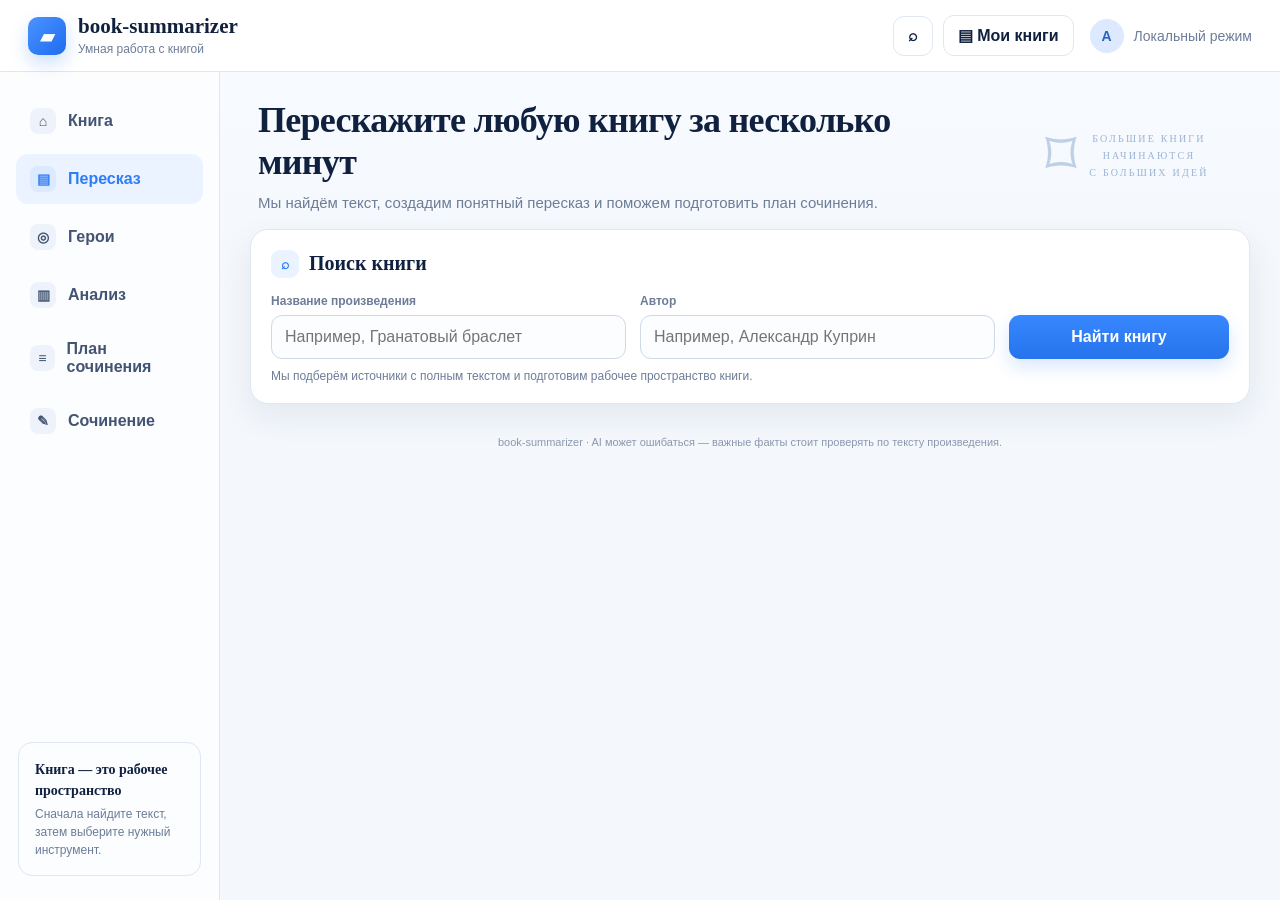
<file: static/index.html>
<!doctype html>
<html lang="ru">
<head>
  <meta charset="utf-8">
  <meta name="viewport" content="width=device-width,initial-scale=1">
  <meta name="description" content="AI-сервис для краткого пересказа книг, анализа произведений и подготовки плана сочинения.">
  <title>book-summarizer — умная работа с книгой</title>
  <link rel="stylesheet" href="/static/styles.css">
</head>
<body>
  <header class="topbar">
    <div class="brand">
      <div class="brand-mark">▰</div>
      <div>
        <div class="brand-title">book-summarizer</div>
        <div class="brand-subtitle">Умная работа с книгой</div>
      </div>
    </div>
    <div class="top-actions">
      <button class="icon-btn" type="button" aria-label="Поиск">⌕</button>
      <button class="ghost-btn" type="button">▤ Мои книги</button>
      <div class="profile"><div class="avatar">A</div><span>Локальный режим</span></div>
    </div>
  </header>

  <div class="app-shell">
    <aside class="sidebar">
      <nav class="nav">
        <button class="nav-item" data-target="book" type="button"><span class="nav-icon">⌂</span><span>Книга</span></button>
        <button class="nav-item active" data-target="summary" type="button"><span class="nav-icon">▤</span><span>Пересказ</span></button>
        <button class="nav-item" data-target="heroes" type="button"><span class="nav-icon">◎</span><span>Герои</span></button>
        <button class="nav-item" data-target="analysis" type="button"><span class="nav-icon">▥</span><span>Анализ</span></button>
        <button class="nav-item" data-target="plan" type="button"><span class="nav-icon">≡</span><span>План сочинения</span></button>
        <button class="nav-item" data-target="essay" type="button"><span class="nav-icon">✎</span><span>Сочинение</span></button>
      </nav>
      <div class="sidebar-note"><strong>Книга — это рабочее пространство</strong>Сначала найдите текст, затем выберите нужный инструмент.</div>
    </aside>

    <main class="main">
      <section class="hero">
        <div>
          <h1>Перескажите любую книгу за несколько минут</h1>
          <p>Мы найдём текст, создадим понятный пересказ и поможем подготовить план сочинения.</p>
        </div>
        <div class="hero-art"><div class="book-glyph">⌑</div><small>БОЛЬШИЕ КНИГИ<br>НАЧИНАЮТСЯ<br>С БОЛЬШИХ ИДЕЙ</small></div>
      </section>

      <section class="card section" id="searchSection">
        <h2 class="section-title"><span class="dot-icon">⌕</span>Поиск книги</h2>
        <div class="search-grid">
          <div class="field"><label for="bookTitle">Название произведения</label><input id="bookTitle" placeholder="Например, Гранатовый браслет"></div>
          <div class="field"><label for="bookAuthor">Автор</label><input id="bookAuthor" placeholder="Например, Александр Куприн"></div>
          <button class="primary-btn" id="searchBtn" type="button">Найти книгу</button>
        </div>
        <p class="helper">Мы подберём источники с полным текстом и подготовим рабочее пространство книги.</p>
        <div id="searchState" class="state-box hidden"></div>
      </section>

      <section class="card section hidden" id="sourcesSection">
        <h2 class="section-title"><span class="dot-icon">▤</span>Выберите источник</h2>
        <div class="sources-grid" id="sourcesGrid"></div>
      </section>

      <section class="card section hidden" id="depthSection">
        <h2 class="section-title"><span class="dot-icon">≡</span>Выберите глубину пересказа</h2>
        <div class="depth-grid">
          <button class="depth-card" data-depth="very_short" type="button"><span class="depth-tick">✓</span><span class="depth-name">Очень кратко</span><span class="depth-hint">1–2 минуты чтения</span></button>
          <button class="depth-card selected" data-depth="short" type="button"><span class="depth-tick">✓</span><span class="depth-name">Кратко</span><span class="depth-hint">Только основные события</span></button>
          <button class="depth-card" data-depth="medium" type="button"><span class="depth-tick">✓</span><span class="depth-name">Средне</span><span class="depth-hint">Сюжет и герои</span></button>
          <button class="depth-card" data-depth="detailed" type="button"><span class="depth-tick">✓</span><span class="depth-name">Подробно</span><span class="depth-hint">Больше деталей</span></button>
          <button class="depth-card" data-depth="deep" type="button"><span class="depth-tick">✓</span><span class="depth-name">Глубоко</span><span class="depth-hint">Сюжет + анализ</span></button>
        </div>
        <div class="generate-row"><button class="primary-btn" id="generateBtn" type="button" disabled>Создать пересказ</button></div>
      </section>

      <section class="card book-card hidden" id="workspaceSection">
        <div class="book-head">
          <div class="cover" aria-hidden="true"></div>
          <div class="book-meta"><h2 id="bookResultTitle">Книга</h2><p id="bookResultMeta">Пересказ</p></div>
          <div class="book-actions">
            <button class="small-btn" id="copyBtn" type="button">Скопировать</button>
            <button class="small-btn" id="shorterBtn" type="button">Сделать короче</button>
            <button class="small-btn" id="longerBtn" type="button">Сделать подробнее</button>
          </div>
        </div>

        <div class="tabs">
          <button class="tab active" data-tab="summary" type="button">Пересказ</button>
          <button class="tab" data-tab="heroes" type="button">Герои</button>
          <button class="tab" data-tab="analysis" type="button">Анализ</button>
          <button class="tab" data-tab="plan" type="button">План сочинения</button>
          <button class="tab" data-tab="essay" type="button">Сочинение</button>
        </div>

        <div class="tab-panel" id="panel-summary">
          <div id="summaryState" class="state-box hidden"></div>
          <div class="summary-text" id="summaryText"></div>
        </div>
        <div class="tab-panel hidden" id="panel-heroes"><div class="empty-panel"><strong>Герои</strong>Интерфейс раздела уже предусмотрен. Генерацию карточек героев подключим следующим этапом.</div></div>
        <div class="tab-panel hidden" id="panel-analysis"><div class="empty-panel"><strong>Анализ произведения</strong>Здесь можно будет разместить темы, идеи, конфликт, символы и авторский замысел.</div></div>
        <div class="tab-panel hidden" id="panel-plan"><div class="empty-panel"><strong>План ещё не создан</strong>Введите тему ниже и нажмите «Составить план».</div></div>
        <div class="tab-panel hidden" id="panel-essay"><div class="empty-panel"><strong>Сочинение ещё не создано</strong>Сначала составьте план, затем запустите написание сочинения.</div></div>
      </section>

      <section class="card section hidden" id="essaySection">
        <h2 class="section-title"><span class="dot-icon">✎</span>Нужно написать сочинение?</h2>
        <div class="essay-grid">
          <div>
            <div class="field"><label for="essayTopic">Тема сочинения</label><textarea id="essayTopic" rows="4" placeholder="Введите тему сочинения"></textarea></div>
            <div class="essay-actions">
              <button class="primary-btn" id="planBtn" type="button">Составить план</button>
              <button class="secondary-btn" id="writeEssayBtn" type="button" disabled>Написать сочинение</button>
            </div>
            <div id="essayState" class="state-box hidden"></div>
          </div>
          <div class="plan-preview">
            <h4>План сочинения</h4>
            <div class="plan-content" id="planContent">После генерации план появится здесь.</div>
          </div>
        </div>
      </section>

      <div class="footer">book-summarizer · AI может ошибаться — важные факты стоит проверять по тексту произведения.</div>
    </main>
  </div>
  <script src="/static/app.js"></script>
</body>
</html>
</file>
<file: static/styles.css>
:root{
  --bg:#f4f7fb;
  --panel:#ffffff;
  --panel-soft:#f8fbff;
  --text:#10213f;
  --muted:#6d7d98;
  --line:#dfe7f2;
  --blue:#2f7df6;
  --blue-dark:#1f63d7;
  --blue-soft:#eaf3ff;
  --green:#2da86b;
  --orange:#f59a3c;
  --shadow:0 12px 32px rgba(31,68,120,.08);
  --radius:18px;
}
*{box-sizing:border-box}
html{scroll-behavior:smooth}
body{
  margin:0;
  font-family:Inter,Segoe UI,Arial,sans-serif;
  color:var(--text);
  background:linear-gradient(180deg,#f8fbff 0,#f4f7fb 32%,#f4f7fb 100%);
}
button,input,textarea{font:inherit}
button{cursor:pointer}
a{color:inherit}
.hidden{display:none!important}

.topbar{
  height:72px;
  display:flex;
  align-items:center;
  justify-content:space-between;
  gap:24px;
  padding:0 28px;
  background:rgba(255,255,255,.92);
  border-bottom:1px solid var(--line);
  position:sticky;
  top:0;
  z-index:20;
  backdrop-filter:blur(14px);
}
.brand{display:flex;align-items:center;gap:12px}
.brand-mark{
  width:38px;height:38px;border-radius:10px;
  background:linear-gradient(135deg,#4b93ff,#1e6cf0);
  display:grid;place-items:center;color:white;font-size:20px;
  box-shadow:0 8px 18px rgba(47,125,246,.24);
}
.brand-title{font-family:Georgia,serif;font-weight:700;font-size:21px;line-height:1}
.brand-subtitle{font-size:12px;color:var(--muted);margin-top:5px}
.top-actions{display:flex;align-items:center;gap:10px}
.ghost-btn,.icon-btn{
  border:1px solid var(--line);background:white;color:var(--text);
  border-radius:11px;padding:10px 14px;font-weight:600;
}
.icon-btn{width:40px;height:40px;padding:0}
.profile{
  display:flex;align-items:center;gap:10px;padding-left:6px;color:var(--muted);font-size:14px
}
.avatar{
  width:34px;height:34px;border-radius:50%;display:grid;place-items:center;
  background:#dce9ff;color:#2c63bb;font-weight:700
}

.app-shell{display:grid;grid-template-columns:220px minmax(0,1fr);min-height:calc(100vh - 72px)}
.sidebar{
  border-right:1px solid var(--line);
  background:rgba(255,255,255,.72);
  padding:24px 16px;
  position:sticky;top:72px;height:calc(100vh - 72px);
}
.nav{display:flex;flex-direction:column;gap:8px}
.nav-item{
  width:100%;border:0;background:transparent;color:#435473;
  display:flex;align-items:center;gap:12px;text-align:left;
  padding:12px 14px;border-radius:12px;font-weight:600
}
.nav-item:hover{background:#f2f6fb}
.nav-item.active{background:var(--blue-soft);color:var(--blue)}
.nav-icon{
  width:26px;height:26px;display:grid;place-items:center;border-radius:8px;
  background:#eef3fb;font-size:14px
}
.nav-item.active .nav-icon{background:#dbeaff}
.sidebar-note{
  position:absolute;left:18px;right:18px;bottom:24px;
  padding:16px;border:1px solid var(--line);border-radius:14px;background:#fbfdff;
  color:var(--muted);font-size:12px;line-height:1.5
}
.sidebar-note strong{display:block;color:var(--text);font-family:Georgia,serif;font-size:14px;margin-bottom:4px}

.main{padding:28px 30px 44px;max-width:1460px;width:100%;margin:0 auto}
.hero{
  display:flex;align-items:center;justify-content:space-between;gap:24px;margin:0 0 18px;padding:0 8px
}
.hero h1{margin:0;font-family:Georgia,serif;font-size:36px;line-height:1.16;letter-spacing:-.02em}
.hero p{margin:10px 0 0;color:var(--muted);font-size:15px;max-width:760px}
.hero-art{
  min-width:230px;display:flex;align-items:center;justify-content:center;
  color:#9ab4d8;font-family:Georgia,serif;text-align:center;gap:12px
}
.book-glyph{font-size:62px;line-height:1;color:#bfd0e6}
.hero-art small{font-size:10px;letter-spacing:.22em;line-height:1.7}

.card{
  background:var(--panel);
  border:1px solid var(--line);
  border-radius:var(--radius);
  box-shadow:var(--shadow);
  margin-bottom:16px;
}
.section{padding:20px}
.section-title{
  display:flex;align-items:center;gap:10px;font-family:Georgia,serif;
  font-size:20px;font-weight:700;margin:0 0 16px
}
.section-title .dot-icon{
  width:28px;height:28px;display:grid;place-items:center;border-radius:9px;
  background:var(--blue-soft);color:var(--blue);font-family:Inter,sans-serif;font-size:14px
}
.search-grid{display:grid;grid-template-columns:1fr 1fr 220px;gap:14px;align-items:end}
.field label{display:block;font-size:12px;color:var(--muted);margin-bottom:7px;font-weight:600}
.field input,.field textarea{
  width:100%;border:1px solid #cfd9e8;border-radius:11px;background:#fbfdff;color:var(--text);
  padding:12px 13px;outline:none;transition:.2s
}
.field input:focus,.field textarea:focus{border-color:#7fb0ff;box-shadow:0 0 0 3px rgba(47,125,246,.1);background:white}
.primary-btn{
  border:0;background:linear-gradient(180deg,#3887ff,#2674eb);color:white;
  border-radius:11px;padding:13px 18px;font-weight:700;min-height:44px;
  box-shadow:0 8px 18px rgba(47,125,246,.18)
}
.primary-btn:hover{background:linear-gradient(180deg,#2f7df6,#1f63d7)}
.primary-btn:disabled{opacity:.55;cursor:not-allowed}
.helper{font-size:12px;color:var(--muted);margin:10px 0 0}

.state-box{
  margin-top:14px;padding:12px 14px;border-radius:11px;font-size:13px;border:1px solid transparent
}
.state-box.loading{background:#eef5ff;color:#3567a8;border-color:#d9e8ff}
.state-box.error{background:#fff1f1;color:#a83d3d;border-color:#ffd6d6}
.state-box.success{background:#effaf4;color:#25784f;border-color:#d7f0e3}

.sources-grid{display:grid;grid-template-columns:repeat(3,1fr);gap:12px}
.source-card{
  border:1px solid var(--line);border-radius:14px;padding:14px;background:#fff;
  display:grid;grid-template-columns:52px 1fr;gap:12px;align-items:center;position:relative;transition:.18s
}
.source-card:hover{transform:translateY(-1px);box-shadow:0 8px 22px rgba(31,68,120,.07)}
.source-card.selected{border:2px solid var(--blue);background:#f7fbff}
.source-icon{
  width:52px;height:52px;border-radius:12px;background:#f0f5fc;display:grid;place-items:center;
  font-size:22px;color:#3f5f8c
}
.source-name{font-family:Georgia,serif;font-size:17px;font-weight:700;margin-bottom:6px;word-break:break-word}
.source-status{font-size:12px;color:var(--muted);display:flex;align-items:center;gap:7px}
.status-dot{width:8px;height:8px;border-radius:50%;background:var(--green)}
.source-btn{
  grid-column:2;border:1px solid #ccdaec;background:white;border-radius:9px;padding:9px 11px;
  color:#30496e;font-size:12px;font-weight:700
}
.source-card.selected .source-btn{background:var(--blue);color:white;border-color:var(--blue)}
.check-badge{
  position:absolute;right:10px;top:10px;width:20px;height:20px;border-radius:50%;
  background:var(--blue);color:white;display:grid;place-items:center;font-size:12px;font-weight:800
}

.depth-grid{display:grid;grid-template-columns:repeat(5,1fr);gap:10px}
.depth-card{
  border:1px solid var(--line);background:#fff;border-radius:13px;padding:14px;text-align:left;
  min-height:82px;position:relative;color:var(--text)
}
.depth-card:hover{border-color:#a9c7f6}
.depth-card.selected{border:2px solid var(--blue);background:#f7fbff}
.depth-name{display:block;font-weight:800;font-size:13px;margin-bottom:6px}
.depth-hint{display:block;color:var(--muted);font-size:11px;line-height:1.35}
.depth-tick{
  position:absolute;right:10px;top:10px;width:19px;height:19px;border-radius:50%;
  background:var(--blue);color:#fff;display:none;place-items:center;font-size:11px
}
.depth-card.selected .depth-tick{display:grid}
.generate-row{display:flex;justify-content:flex-end;margin-top:14px}

.book-card{padding:0;overflow:hidden}
.book-head{
  display:grid;grid-template-columns:82px 1fr auto;gap:16px;align-items:center;
  padding:18px 20px 12px
}
.cover{
  width:82px;height:104px;border-radius:12px;
  background:
    radial-gradient(circle at 56% 35%,#c84058 0 8px,transparent 9px),
    radial-gradient(circle at 40% 53%,#ac2f46 0 6px,transparent 7px),
    linear-gradient(145deg,#d7c4a7,#8d765a);
  position:relative;overflow:hidden;border:1px solid #d6c9b8;
}
.cover:after{
  content:"";position:absolute;left:13px;right:13px;bottom:18px;height:4px;
  background:rgba(255,255,255,.68);box-shadow:0 -11px 0 rgba(255,255,255,.47),0 -22px 0 rgba(255,255,255,.3);
  transform:rotate(-7deg)
}
.book-meta h2{margin:0 0 6px;font-family:Georgia,serif;font-size:28px}
.book-meta p{margin:0;color:var(--muted);font-size:13px}
.book-actions{display:flex;gap:8px;flex-wrap:wrap;justify-content:flex-end}
.small-btn{
  border:1px solid var(--line);background:white;border-radius:10px;padding:9px 11px;font-size:12px;
  font-weight:700;color:#3c5172
}
.small-btn:hover{background:#f7faff}
.tabs{display:flex;gap:26px;padding:0 20px;border-bottom:1px solid var(--line);overflow-x:auto}
.tab{
  border:0;background:transparent;padding:12px 0;color:#5f708e;font-size:13px;font-weight:700;
  border-bottom:2px solid transparent;white-space:nowrap
}
.tab.active{color:var(--blue);border-color:var(--blue)}
.tab-panel{padding:18px 20px 22px}
.summary-text{white-space:pre-wrap;font-family:Georgia,serif;font-size:16px;line-height:1.75;color:#172541}
.empty-panel{
  padding:28px;border:1px dashed #cbd8e9;border-radius:13px;background:#fbfdff;color:var(--muted);text-align:center
}
.empty-panel strong{display:block;color:var(--text);margin-bottom:6px}

.essay-grid{display:grid;grid-template-columns:1.1fr .9fr;gap:16px}
.essay-actions{display:flex;gap:10px;margin-top:12px;flex-wrap:wrap}
.secondary-btn{
  border:1px solid #bfd2ee;background:#f8fbff;color:#2f64aa;border-radius:10px;padding:11px 15px;font-weight:700
}
.plan-preview{
  border-radius:14px;background:#f7fbff;border:1px solid #e1ebf7;padding:16px
}
.plan-preview h4{margin:0 0 10px;font-size:14px}
.plan-content,.essay-content{white-space:pre-wrap;font-size:13px;line-height:1.6;color:#4c5f7e}
.essay-content{font-family:Georgia,serif;font-size:15px;color:#263854}
.footer{padding:16px 4px;color:#8a98ae;font-size:11px;text-align:center}

@media(max-width:1100px){
  .app-shell{grid-template-columns:82px minmax(0,1fr)}
  .sidebar{padding:20px 10px}
  .nav-item{justify-content:center;padding:11px}
  .nav-item span:last-child,.sidebar-note{display:none}
  .search-grid{grid-template-columns:1fr 1fr}
  .search-grid .primary-btn{grid-column:1/-1}
  .depth-grid{grid-template-columns:repeat(3,1fr)}
  .book-head{grid-template-columns:72px 1fr}
  .book-actions{grid-column:1/-1;justify-content:flex-start}
}
@media(max-width:760px){
  .topbar{padding:0 14px;height:64px}.brand-subtitle,.top-actions .ghost-btn,.profile span:last-child{display:none}
  .app-shell{display:block}.sidebar{display:none}.main{padding:18px 14px 34px}
  .hero{display:block}.hero h1{font-size:29px}.hero-art{display:none}
  .search-grid,.essay-grid{grid-template-columns:1fr}
  .sources-grid{grid-template-columns:1fr}
  .depth-grid{grid-template-columns:1fr 1fr}
  .book-head{grid-template-columns:64px 1fr;padding:16px}
  .cover{width:64px;height:86px}.book-meta h2{font-size:22px}
  .tabs{gap:18px;padding:0 16px}.tab-panel{padding:16px}
}
@media(max-width:460px){.depth-grid{grid-template-columns:1fr}.hero h1{font-size:25px}}
</file>
